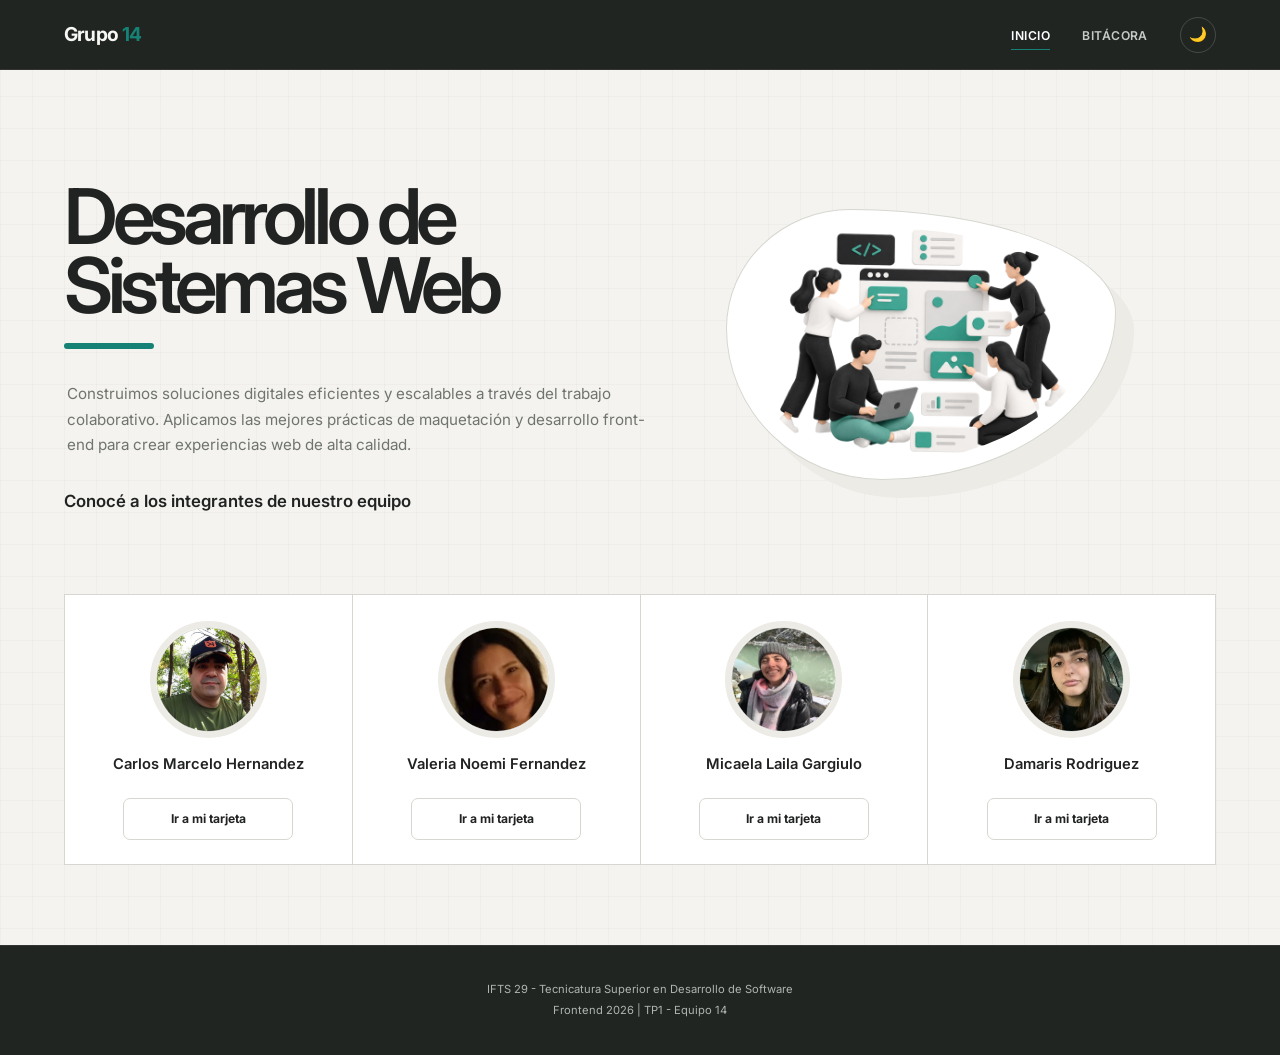
<file: index.html>
<!doctype html>
<html lang="es">
  <head>
    <meta charset="UTF-8" />
    <meta name="viewport" content="width=device-width, initial-scale=1.0" />
    <title>Equipo Dev - Proyecto Web</title>
    <link rel="stylesheet" href="css/styles.css" />
    <link
      href="https://fonts.googleapis.com/css2?family=Inter:wght@300;400;600&display=swap"
      rel="stylesheet"
    />
  </head>
  <body>
    <header>
      <nav class="navbar">
        <a href="index.html" class="logo">
          Grupo<span class="logo-accent">14</span>
        </a>
        <ul class="nav-links">
          <li><a href="index.html" class="active">Inicio</a></li>
          <li><a href="bitacora.html">Bitácora</a></li>
          <!-- Botón de Modo Oscuro -->
          <li>
            <button
              id="toggle-dark-mode"
              class="btn-dark-mode"
              title="Cambiar tema"
            >
              🌓
            </button>
          </li>
        </ul>
      </nav>
    </header>

    <main class="container">
      <!-- Nueva sección Hero a dos columnas -->
      <section class="hero">
        <div class="hero-content">
          <h1 id="titulo-portada">Desarrollo de Sistemas Web</h1>
          <p>
            Construimos soluciones digitales eficientes y escalables a través
            del trabajo colaborativo. Aplicamos las mejores prácticas de
            maquetación y desarrollo front-end para crear experiencias web de
            alta calidad.
          </p>

          <p class="hero-subtitle">
            Conocé a los integrantes de nuestro equipo
          </p>
        </div>
        <div class="hero-image">
          <!-- Imagen Home-->
          <img
            src="./img/hero-imagen.png"
            alt="Ilustración de Desarrollo Web"
          />
        </div>
      </section>

      <!-- Grilla de tarjetas  -->
      <section class="team-grid">
        <div class="team-card">
          <img
            src="./img/marcelo/marcelo.jpg"
            alt="Carlos"
            class="mini-avatar"
          />
          <h3>Carlos Marcelo Hernandez</h3>
          <a href="carlos.html" class="btn-secondary">Ir a mi tarjeta</a>
        </div>

       <div class="team-card">
          <img src="./img/valeria/Valerita.jpg" alt="Valeria" class="mini-avatar" />
          <h3>Valeria Noemi Fernandez</h3>
          <a href="valeria.html" class="btn-secondary">Ir a mi tarjeta</a>
        </div>

        <div class="team-card">
          <img src="./img/micaela/foto-micaela.jpg" alt="Micaela" class="mini-avatar" />
          <h3>Micaela Laila Gargiulo</h3>
          <a href="micaela.html" class="btn-secondary">Ir a mi tarjeta</a>
        </div>

        <div class="team-card">
          <img src="./img/damaris/damaris-foto.jpg" alt="Damaris" class="mini-avatar" />
          <h3>Damaris Rodriguez</h3>
          <a href="damaris.html" class="btn-secondary">Ir a mi tarjeta</a>
        </div>
      </section>
    </main>

    <footer class="footer">
      <p>IFTS 29 - Tecnicatura Superior en Desarrollo de Software</p>
      <p>Frontend 2026 | TP1 - Equipo 14</p>
    </footer>
    <script src="js/main.js"></script>
  </body>
</html>
</file>
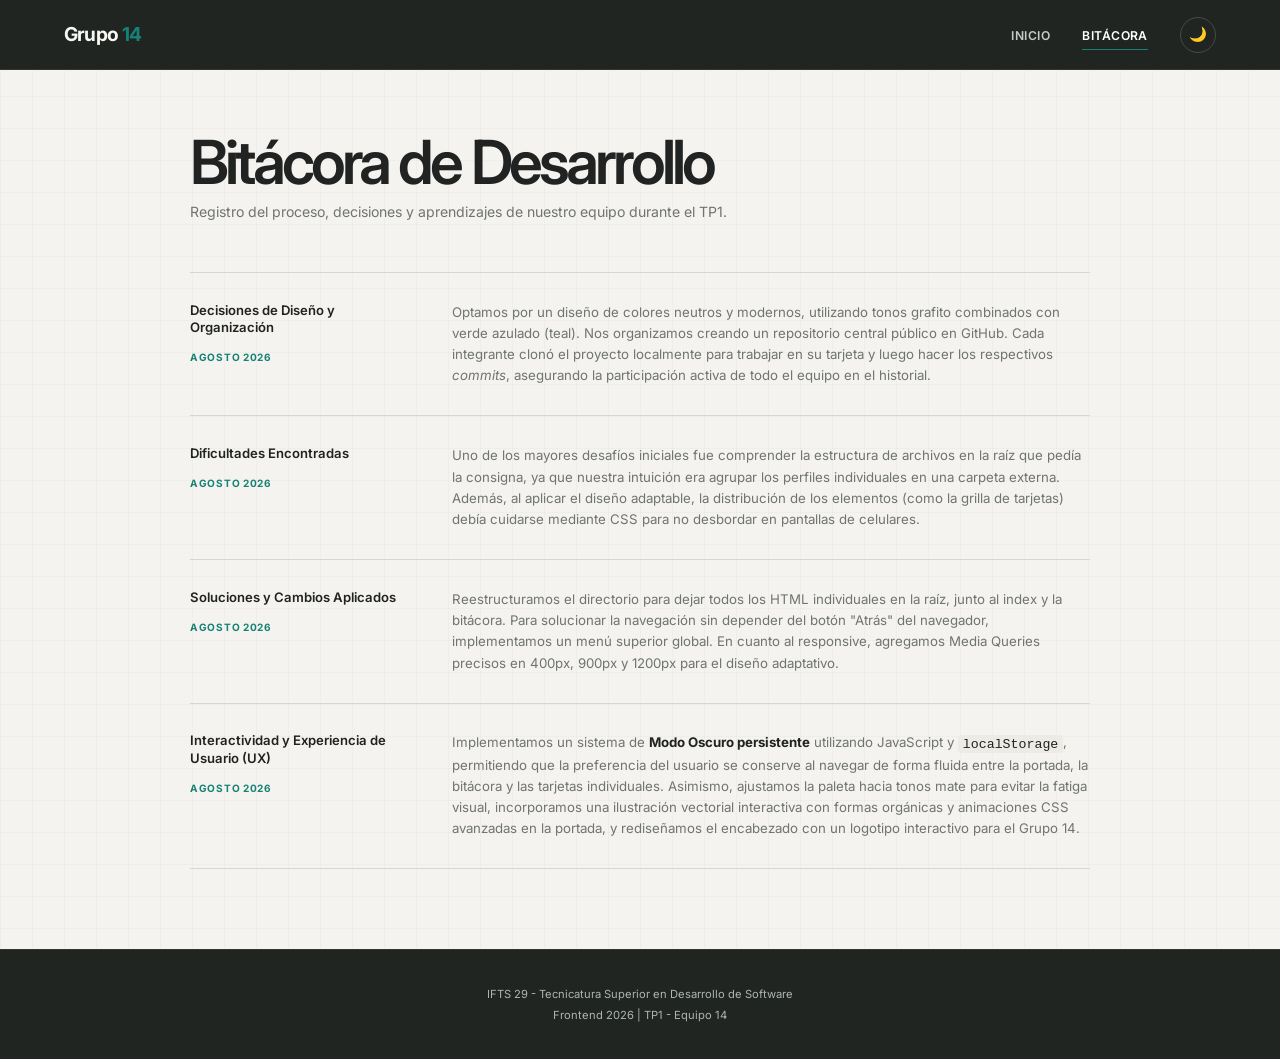
<file: bitacora.html>
<!doctype html>
<html lang="es">
  <head>
    <meta charset="UTF-8" />
    <meta name="viewport" content="width=device-width, initial-scale=1.0" />
    <title>Bitácora - Grupo 14</title>
    <link rel="stylesheet" href="css/styles.css" />
    <link
      href="https://fonts.googleapis.com/css2?family=Inter:wght@300;400;600&display=swap"
      rel="stylesheet"
    />
  </head>
  <body>
    <header>
      <nav class="navbar">
        <a href="index.html" class="logo">
          Grupo<span class="logo-accent">14</span>
        </a>
        <ul class="nav-links">
          <li><a href="index.html">Inicio</a></li>
          <li><a href="bitacora.html" class="active">Bitácora</a></li>
          <!-- Botón de Modo Oscuro -->
          <li>
            <button
              id="toggle-dark-mode"
              class="btn-dark-mode"
              title="Cambiar tema"
            >
              🌙
            </button>
          </li>
        </ul>
      </nav>
    </header>

    <main class="container">
      <section class="bitacora-section">
        <h1 class="page-title">Bitácora de Desarrollo</h1>
        <p class="page-subtitle">
          Registro del proceso, decisiones y aprendizajes de nuestro equipo
          durante el TP1.
        </p>

        <div class="bitacora-entry">
          <div class="entry-header">
            <h3>Decisiones de Diseño y Organización</h3>
            <span class="entry-date">Agosto 2026</span>
          </div>
          <p>
            Optamos por un diseño de colores neutros y modernos, utilizando
            tonos grafito combinados con verde azulado (teal). Nos organizamos
            creando un repositorio central público en GitHub. Cada integrante
            clonó el proyecto localmente para trabajar en su tarjeta y luego
            hacer los respectivos <em>commits</em>, asegurando la participación
            activa de todo el equipo en el historial.
          </p>
        </div>

        <div class="bitacora-entry">
          <div class="entry-header">
            <h3>Dificultades Encontradas</h3>
            <span class="entry-date">Agosto 2026</span>
          </div>
          <p>
            Uno de los mayores desafíos iniciales fue comprender la estructura
            de archivos en la raíz que pedía la consigna, ya que nuestra
            intuición era agrupar los perfiles individuales en una carpeta
            externa. Además, al aplicar el diseño adaptable, la distribución de
            los elementos (como la grilla de tarjetas) debía cuidarse mediante
            CSS para no desbordar en pantallas de celulares.
          </p>
        </div>

        <div class="bitacora-entry">
          <div class="entry-header">
            <h3>Soluciones y Cambios Aplicados</h3>
            <span class="entry-date">Agosto 2026</span>
          </div>
          <p>
            Reestructuramos el directorio para dejar todos los HTML individuales
            en la raíz, junto al index y la bitácora. Para solucionar la
            navegación sin depender del botón "Atrás" del navegador,
            implementamos un menú superior global. En cuanto al responsive,
            agregamos Media Queries precisos en 400px, 900px y 1200px para el
            diseño adaptativo.
          </p>
        </div>

        <div class="bitacora-entry">
          <div class="entry-header">
            <h3>Interactividad y Experiencia de Usuario (UX)</h3>
            <span class="entry-date">Agosto 2026</span>
          </div>
          <p>
            Implementamos un sistema de
            <strong>Modo Oscuro persistente</strong> utilizando JavaScript y
            <code>localStorage</code>, permitiendo que la preferencia del
            usuario se conserve al navegar de forma fluida entre la portada, la
            bitácora y las tarjetas individuales. Asimismo, ajustamos la paleta
            hacia tonos mate para evitar la fatiga visual, incorporamos una
            ilustración vectorial interactiva con formas orgánicas y animaciones
            CSS avanzadas en la portada, y rediseñamos el encabezado con un
            logotipo interactivo para el Grupo 14.
          </p>
        </div>
      </section>
    </main>

    <footer class="footer">
      <p>IFTS 29 - Tecnicatura Superior en Desarrollo de Software</p>
      <p>Frontend 2026 | TP1 - Equipo 14</p>
    </footer>

    <!-- Enlace al JS para que funcione la memoria del Modo Oscuro -->
    <script src="js/main.js"></script>
  </body>
</html>
</file>
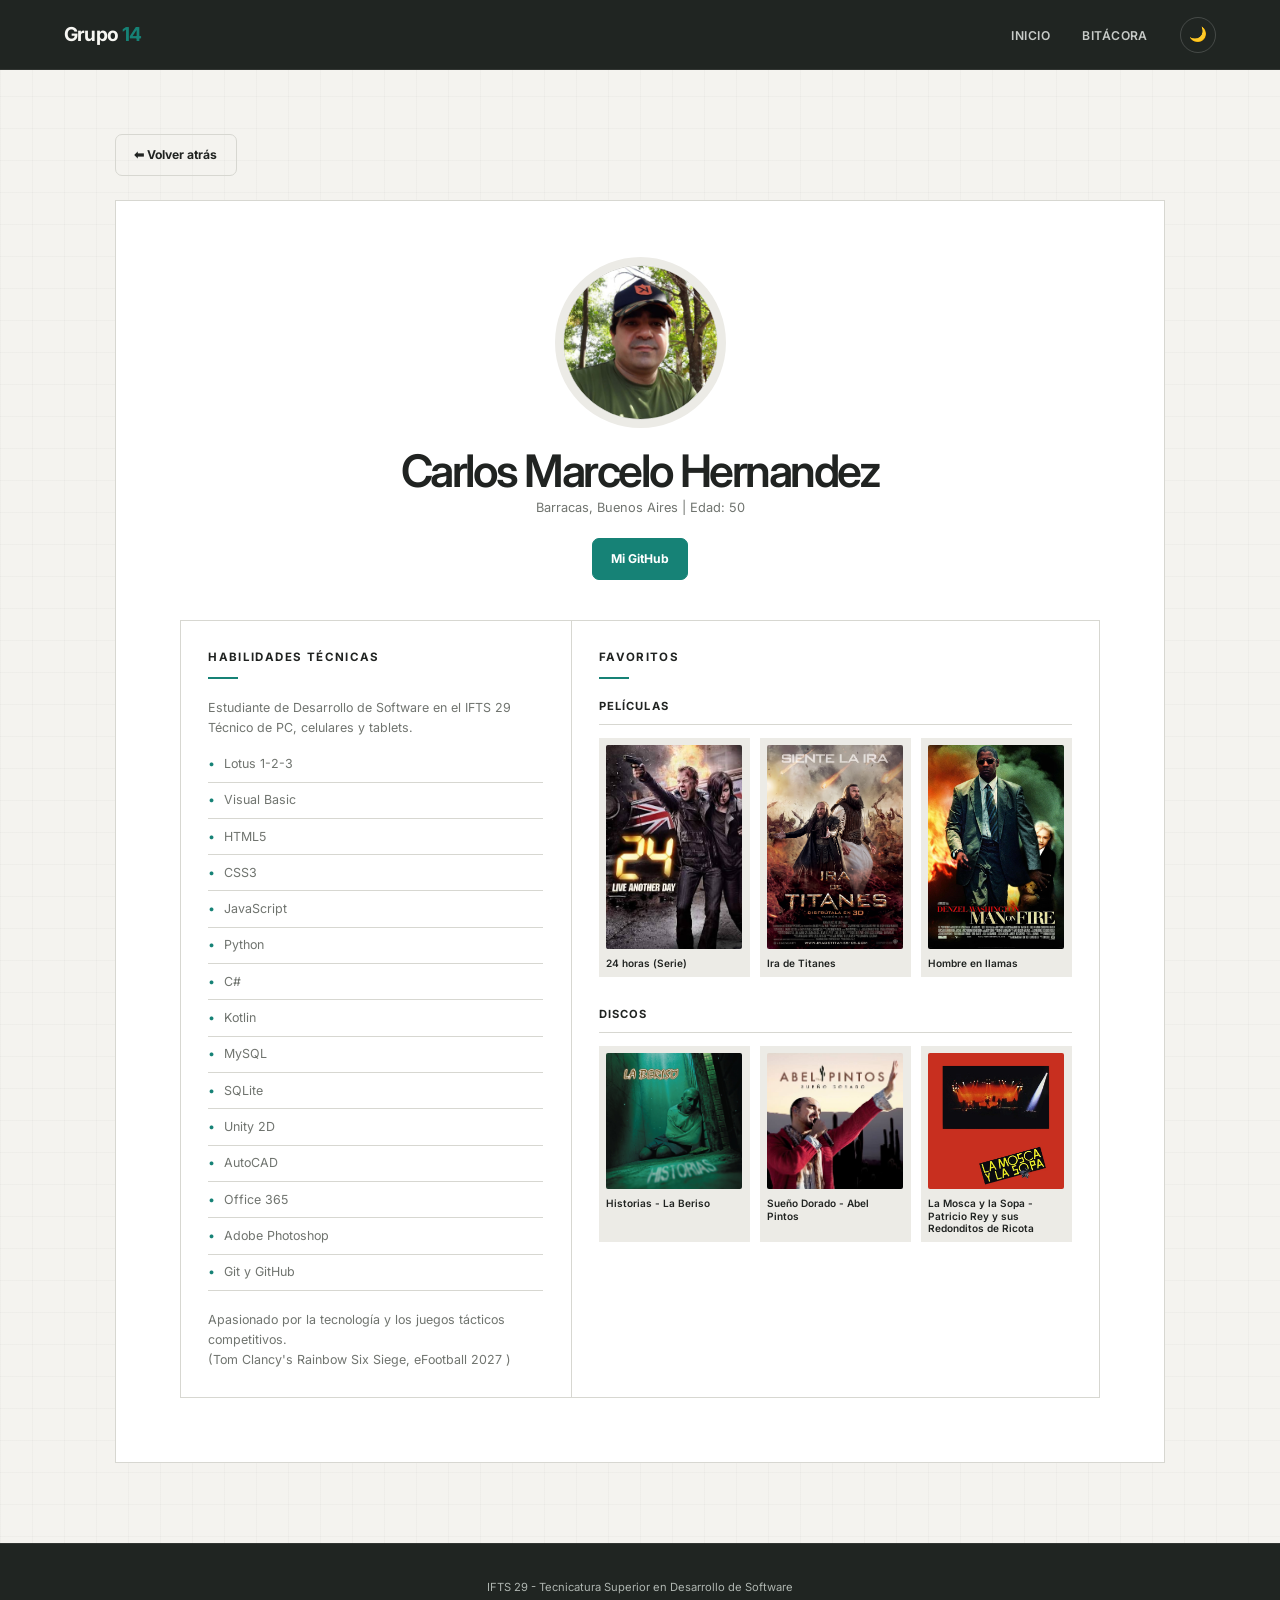
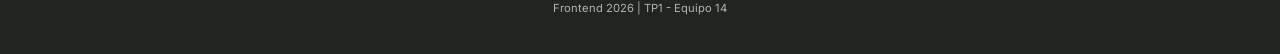
<file: carlos.html>
<!doctype html>
<html lang="es">
  <head>
    <meta charset="UTF-8" />
    <meta name="viewport" content="width=device-width, initial-scale=1.0" />
    <title>Perfil - Carlos Marcelo Hernandez</title>
    <link rel="stylesheet" href="css/styles.css" />
    <link
      href="https://fonts.googleapis.com/css2?family=Inter:wght@300;400;600&display=swap"
      rel="stylesheet"
    />
  </head>
  <body>
    <!-- Menú de navegación idéntico  -->
    <header>
      <nav class="navbar">
        <a href="index.html" class="logo">
          Grupo<span class="logo-accent">14</span>
        </a>
        <ul class="nav-links">
          <li><a href="index.html">Inicio</a></li>
          <li><a href="bitacora.html">Bitácora</a></li>
          <!-- Botón de Modo Oscuro -->
          <li>
            <button
              id="toggle-dark-mode"
              class="btn-dark-mode"
              title="Cambiar tema"
            >
              🌙
            </button>
          </li>
        </ul>
      </nav>
    </header>

    <main class="container profile-container">
      <!-- Botón interno  -->
      <a
        href="index.html"
        class="btn-secondary"
        style="display: inline-block; margin-bottom: 1.5rem"
        >⬅ Volver atrás</a
      >

      <div class="profile-card">
        <!-- Mi Foto principal  -->
        <img
          src="./img/marcelo/marcelo.jpg"
          alt="Avatar de Carlos"
          class="avatar"
          id="avatar-carlos"
        />
        <h2>Carlos Marcelo Hernandez</h2>
        <p class="location">Barracas, Buenos Aires | Edad: 50</p>
        <a
          href="https://github.com/cmarceloh"
          class="btn-primary btn-github"
          target="_blank"
          >Mi GitHub</a
        >

        <div class="profile-details">
          <div class="skills box-section">
            <h3>Habilidades Técnicas</h3>
            <p>Estudiante de Desarrollo de Software en el IFTS 29</p>
            <p>Técnico de PC, celulares y tablets.</p>

            <ul>
              <li>Lotus 1-2-3</li>
              <li>Visual Basic</li>
              <li>HTML5</li>
              <li>CSS3</li>
              <li>JavaScript</li>
              <li>Python</li>
              <li>C#</li>
              <li>Kotlin</li>
              <li>MySQL</li>
              <li>SQLite</li>
              <li>Unity 2D</li>
              <li>AutoCAD</li>
              <li>Office 365</li>
              <li>Adobe Photoshop</li>
              <li>Git y GitHub</li>
            </ul>

            <p>
              Apasionado por la tecnología y los juegos tácticos competitivos.
            </p>
            <p>(Tom Clancy's Rainbow Six Siege, eFootball 2027 )</p>
          </div>

          <div class="favorites box-section">
            <h3>Favoritos</h3>

            <!-- Sección de Películas -->
            <div class="media-category">
              <h4>Películas</h4>
              <div class="media-grid peliculas">
                <div class="media-item">
                  <img src="./img/marcelo/marcelo-peli1.jpg" alt="Película 1" />
                  <span>24 horas (Serie)</span>
                </div>
                <div class="media-item">
                  <img src="./img/marcelo/marcelo-peli2.jpg" alt="Película 2" />
                  <span>Ira de Titanes</span>
                </div>
                <div class="media-item">
                  <img src="./img/marcelo/marcelo-peli3.jpg" alt="Película 3" />
                  <span>Hombre en llamas</span>
                </div>
              </div>
            </div>

            <!-- Sección de Discos -->
            <div class="media-category">
              <h4>Discos</h4>
              <div class="media-grid discos">
                <div class="media-item">
                  <img src="./img/marcelo/marcelo-disco1.jpg" alt="Disco 1" />
                  <span>Historias - La Beriso</span>
                </div>
                <div class="media-item">
                  <img src="./img/marcelo/marcelo-disco2.jpg" alt="Disco 2" />
                  <span>Sueño Dorado - Abel Pintos</span>
                </div>
                <div class="media-item">
                  <img src="./img/marcelo/marcelo-disco3.jpg" alt="Disco 3" />
                  <span
                    >La Mosca y la Sopa - Patricio Rey y sus Redonditos de
                    Ricota</span
                  >
                </div>
              </div>
            </div>
          </div>
        </div>
      </div>
    </main>

    <!-- Footer  -->
    <footer class="footer">
      <p>IFTS 29 - Tecnicatura Superior en Desarrollo de Software</p>
      <p>Frontend 2026 | TP1 - Equipo 14</p>
    </footer>

    <script src="js/main.js"></script>
  </body>
</html>
</file>
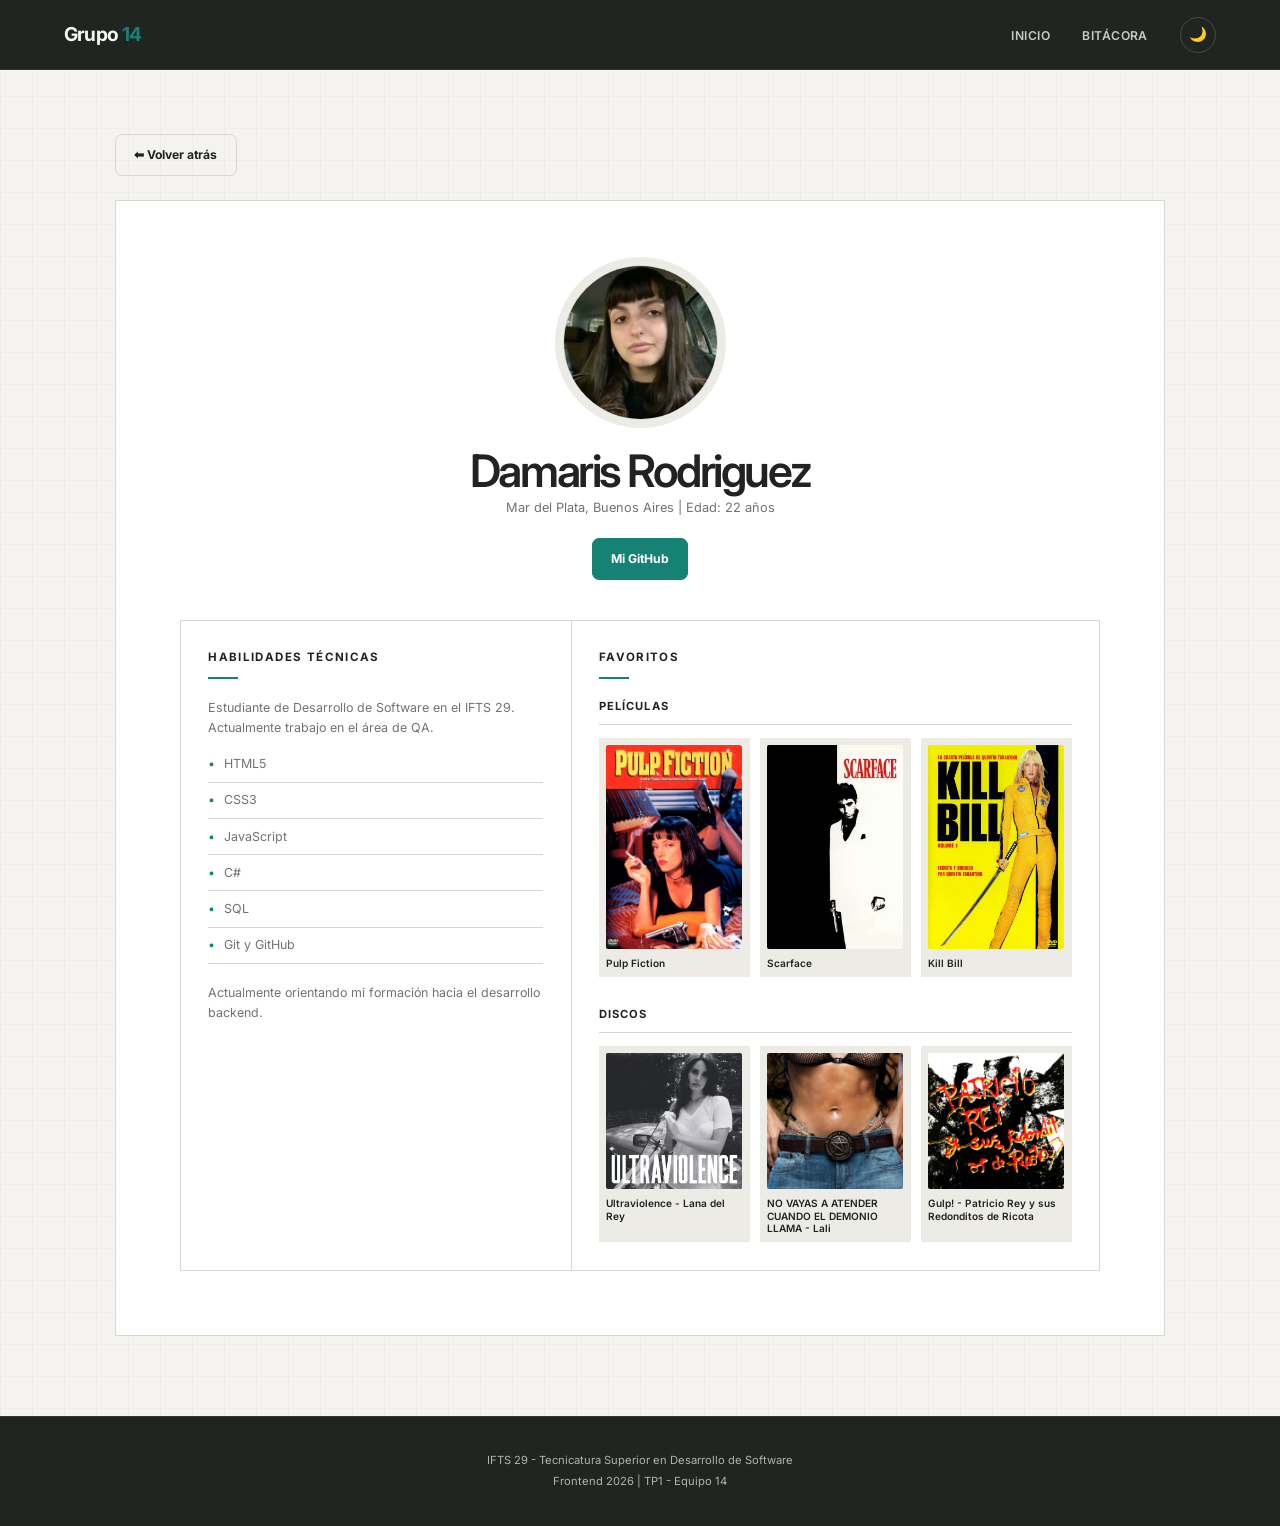
<file: damaris.html>
<!doctype html>
<html lang="es">
  <head>
    <meta charset="UTF-8" />
    <meta name="viewport" content="width=device-width, initial-scale=1.0" />
    <title>Perfil - Damaris Rodriguez</title>
    <link rel="stylesheet" href="css/styles.css" />
    <link
      href="https://fonts.googleapis.com/css2?family=Inter:wght@300;400;600&display=swap"
      rel="stylesheet"
    />
  </head>
  <body>
    <!-- Menú de navegación idéntico -->
    <header>
      <nav class="navbar">
        <a href="index.html" class="logo">
          Grupo<span class="logo-accent">14</span>
        </a>
        <ul class="nav-links">
          <li><a href="index.html">Inicio</a></li>
          <li><a href="bitacora.html">Bitácora</a></li>
          <li>
            <button
              id="toggle-dark-mode"
              class="btn-dark-mode"
              title="Cambiar tema"
            >
              🌙
            </button>
          </li>
        </ul>
      </nav>
    </header>

    <main class="container profile-container">
      <a
        href="index.html"
        class="btn-secondary"
        style="display: inline-block; margin-bottom: 1.5rem"
        >⬅ Volver atrás</a
      >

      <div class="profile-card">
        <img
          src="./img/damaris/damaris-foto.jpg"
          alt="Avatar de Damaris"
          class="avatar"
          id="avatar-damaris"
        />
        <h2>Damaris Rodriguez</h2>
        <p class="location">Mar del Plata, Buenos Aires | Edad: 22 años</p>
        <a
          href="https://github.com/damrodriguezz"
          class="btn-primary btn-github"
          target="_blank"
          >Mi GitHub</a
        >

        <div class="profile-details">
          <div class="skills box-section">
            <h3>Habilidades Técnicas</h3>
            <p>Estudiante de Desarrollo de Software en el IFTS 29.</p>
            <p>Actualmente trabajo en el área de QA.</p>
            <ul>
              <li>HTML5</li>
              <li>CSS3</li>
              <li>JavaScript</li>
              <li>C#</li>
              <li>SQL</li>
              <li>Git y GitHub</li>
            </ul>
            <p>
              Actualmente orientando mi formación hacia el desarrollo backend.
            </p>
          </div>

          <div class="favorites box-section">
            <h3>Favoritos</h3>

            <!-- Películas -->
            <div class="media-category">
              <h4>Películas</h4>
              <div class="media-grid peliculas">
                <div class="media-item">
                  <img src="./img/damaris/damaris-pelicula1.jpg" alt="Película 1" />
                  <span>Pulp Fiction</span>
                </div>
                <div class="media-item">
                  <img src="./img/damaris/damaris-pelicula2.jpg" alt="Película 2" />
                  <span>Scarface</span>
                </div>
                <div class="media-item">
                  <img src="./img/damaris/damaris-pelicula3.jpg" alt="Película 3" />
                  <span>Kill Bill</span>
                </div>
              </div>
            </div>

            <!-- Discos -->
            <div class="media-category">
              <h4>Discos</h4>
              <div class="media-grid discos">
                <div class="media-item">
                  <img src="./img/damaris/damaris-disco1.jpg" alt="Disco 1" />
                  <span>Ultraviolence - Lana del Rey</span>
                </div>
                <div class="media-item">
                  <img src="./img/damaris/damaris-disco2.jpg" alt="Disco 2" />
                  <span>NO VAYAS A ATENDER CUANDO EL DEMONIO LLAMA - Lali</span>
                </div>
                <div class="media-item">
                  <img src="./img/damaris/damaris-disco3.jpg" alt="Disco 3" />
                  <span>Gulp! - Patricio Rey y sus Redonditos de Ricota</span>
                </div>
              </div>
            </div>
          </div>
        </div>
      </div>
    </main>

    <footer class="footer">
      <p>IFTS 29 - Tecnicatura Superior en Desarrollo de Software</p>
      <p>Frontend 2026 | TP1 - Equipo 14</p>
    </footer>

    <script src="js/main.js"></script>
  </body>
</html>
</file>
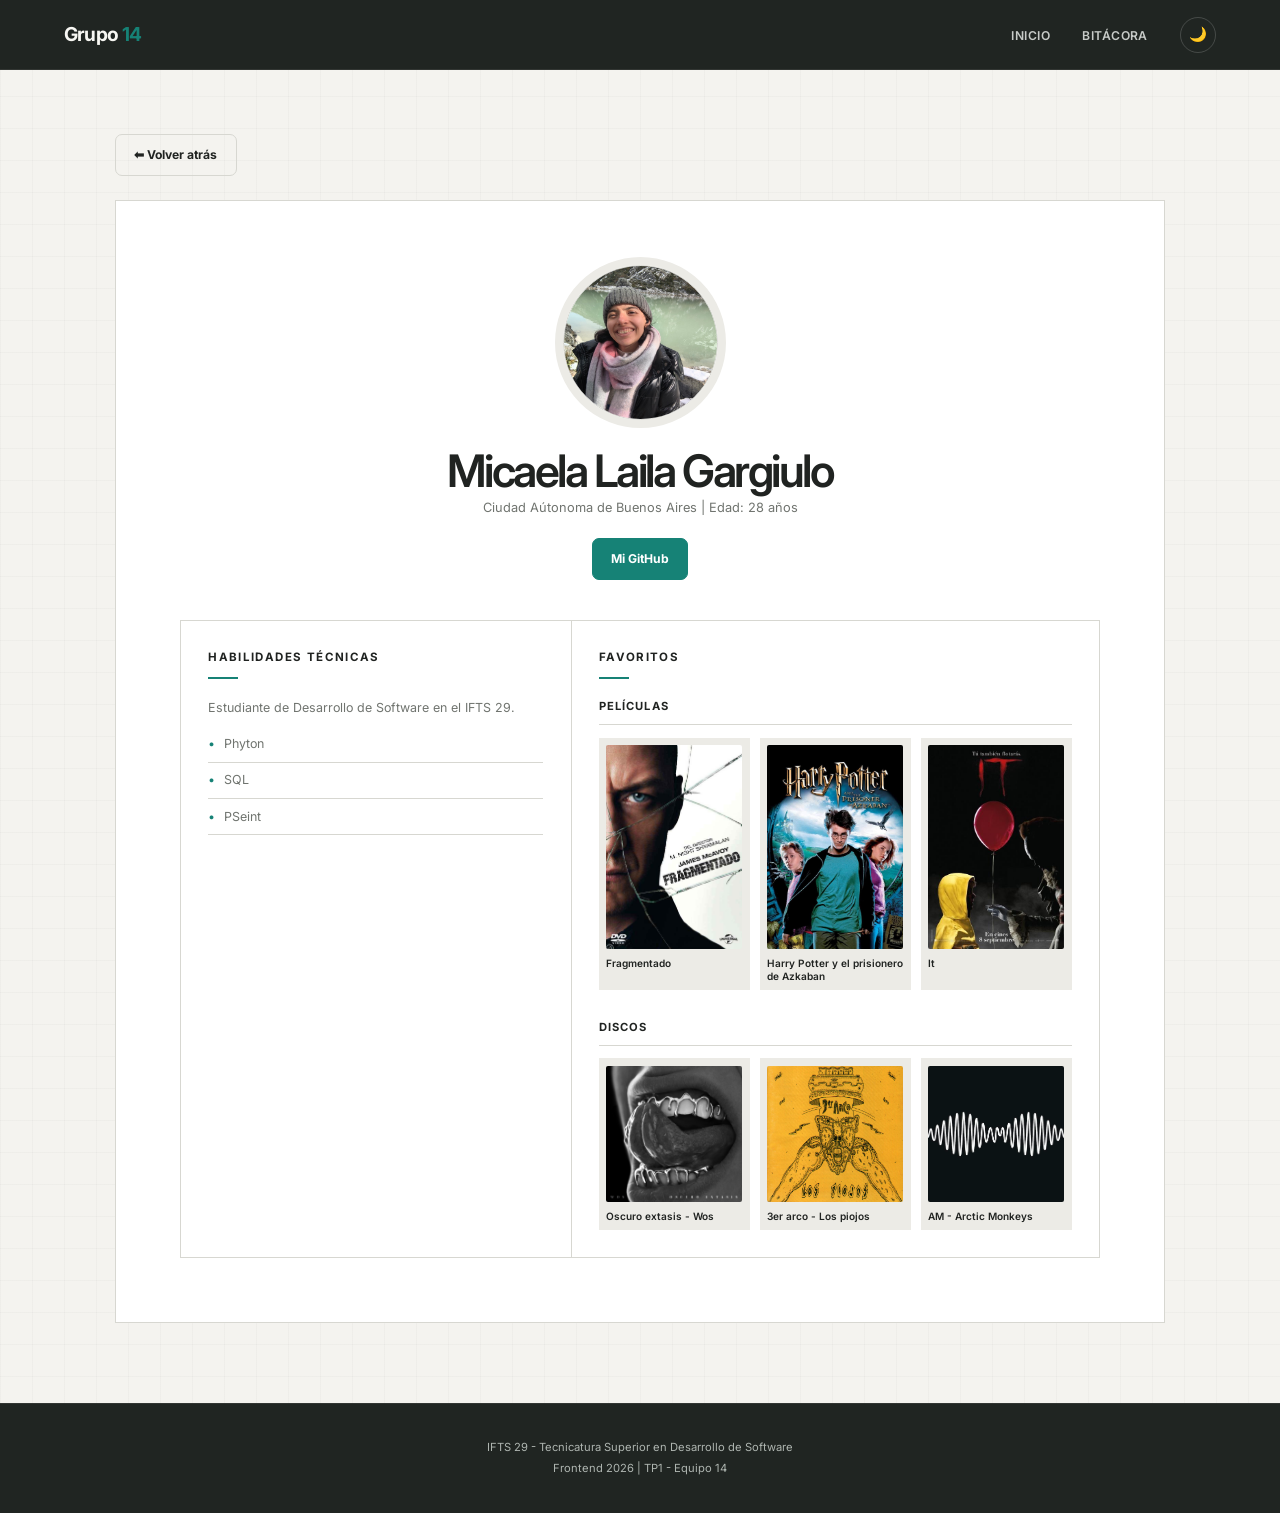
<file: micaela.html>
<!doctype html>
<html lang="es">
  <head>
    <meta charset="UTF-8" />
    <meta name="viewport" content="width=device-width, initial-scale=1.0" />
    <title>Perfil - Micaela Laila Gargiulo</title>
    <link rel="stylesheet" href="css/styles.css" />
    <link
      href="https://fonts.googleapis.com/css2?family=Inter:wght@300;400;600&display=swap"
      rel="stylesheet"
    />
  </head>
  <body>
    <!-- Menú de navegación idéntico -->
    <header>
      <nav class="navbar">
        <a href="index.html" class="logo">
          Grupo<span class="logo-accent">14</span>
        </a>
        <ul class="nav-links">
          <li><a href="index.html">Inicio</a></li>
          <li><a href="bitacora.html">Bitácora</a></li>
          <li>
            <button
              id="toggle-dark-mode"
              class="btn-dark-mode"
              title="Cambiar tema"
            >
              🌙
            </button>
          </li>
        </ul>
      </nav>
    </header>

    <main class="container profile-container">
      <a
        href="index.html"
        class="btn-secondary"
        style="display: inline-block; margin-bottom: 1.5rem"
        >⬅ Volver atrás</a
      >

      <div class="profile-card">
        <img
          src="./img/micaela/foto-micaela.jpg"
          alt="Avatar de Micaela"
          class="avatar"
          id="avatar-micaela"
        />
        <h2>Micaela Laila Gargiulo</h2>
        <p class="location">Ciudad Aútonoma de Buenos Aires | Edad: 28 años</p>
        <a
          href="https://github.com/MicaelaGargiulo"
          class="btn-primary btn-github"
          target="_blank"
          >Mi GitHub</a
        >

        <div class="profile-details">
          <div class="skills box-section">
            <h3>Habilidades Técnicas</h3>
            <p>Estudiante de Desarrollo de Software en el IFTS 29.</p>
            <ul>
              <li>Phyton</li>
              <li>SQL</li>
              <li>PSeint</li>
            </ul>
          </div>

          <div class="favorites box-section">
            <h3>Favoritos</h3>

            <!-- Películas -->
            <div class="media-category">
              <h4>Películas</h4>
              <div class="media-grid peliculas">
                <div class="media-item">
                  <img src="./img/micaela/pelicula-micaela1.jpg" alt="Película 1" />
                  <span>Fragmentado</span>
                </div>
                <div class="media-item">
                  <img src="./img/micaela/pelicula-micaela2.jpg" alt="Película 2" />
                  <span>Harry Potter y el prisionero de Azkaban</span>
                </div>
                <div class="media-item">
                  <img src="./img/micaela/pelicula-micaela3.jpg" alt="Película 3" />
                  <span>It</span>
                </div>
              </div>
            </div>

            <!-- Discos -->
            <div class="media-category">
              <h4>Discos</h4>
              <div class="media-grid discos">
                <div class="media-item">
                  <img src="./img/micaela/disco-micaela1.jpg" alt="Disco 1" />
                  <span>Oscuro extasis - Wos
                </div>
                <div class="media-item">
                  <img src="./img/micaela/disco-micaela2.jpg" alt="Disco 2" />
                  <span>3er arco - Los piojos</span>
                </div>
                <div class="media-item">
                  <img src="./img/micaela/disco-micaela3.jpg" alt="Disco 3" />
                  <span>AM - Arctic Monkeys</span>
                </div>
              </div>
            </div>
          </div>
        </div>
      </div>
    </main>

    <footer class="footer">
      <p>IFTS 29 - Tecnicatura Superior en Desarrollo de Software</p>
      <p>Frontend 2026 | TP1 - Equipo 14</p>
    </footer>

    <script src="js/main.js"></script>
  </body>
</html>
</file>
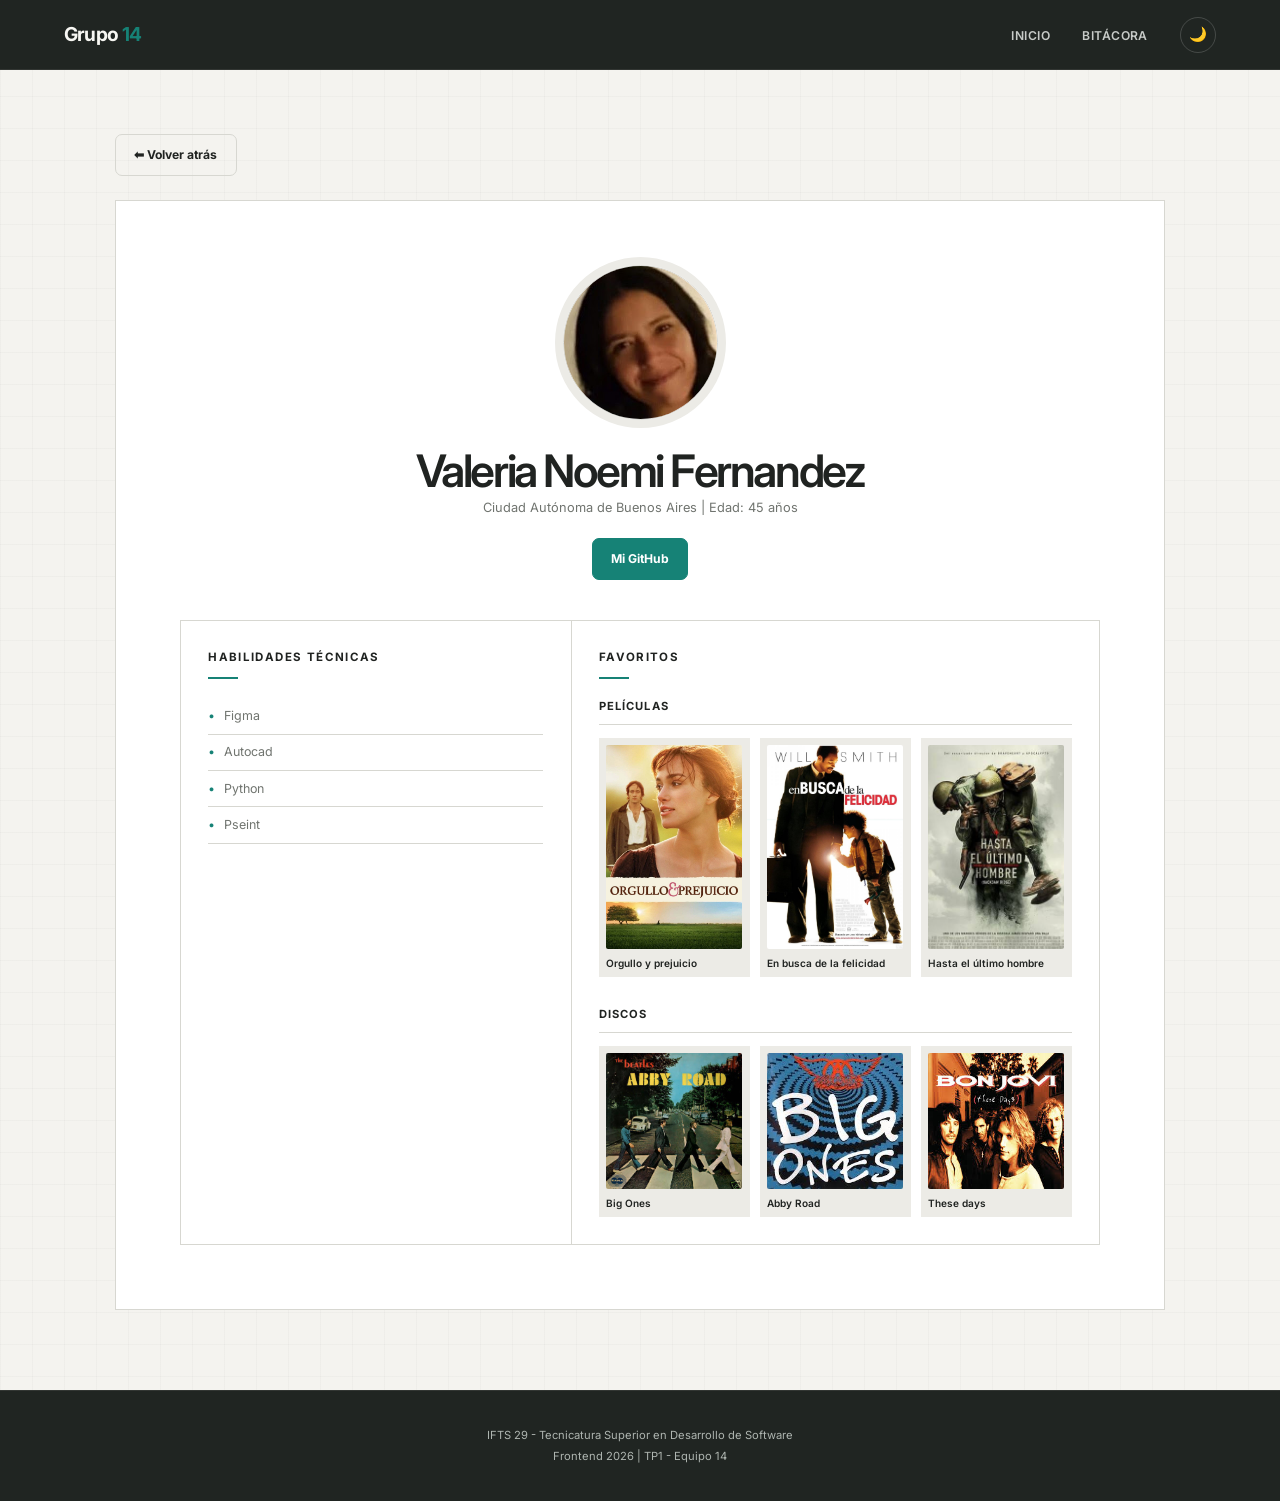
<file: valeria.html>
<!doctype html>
<html lang="es">
  <head>
    <meta charset="UTF-8" />
    <meta name="viewport" content="width=device-width, initial-scale=1.0" />
    <title>Perfil - Valeria Noemi Fernandez</title>
    <link rel="stylesheet" href="css/styles.css" />
    <link
      href="https://fonts.googleapis.com/css2?family=Inter:wght@300;400;600&display=swap"
      rel="stylesheet"
    />
  </head>
  <body>
    <!-- Menú de navegación idéntico -->
    <header>
      <nav class="navbar">
        <a href="index.html" class="logo">
          Grupo<span class="logo-accent">14</span>
        </a>
        <ul class="nav-links">
          <li><a href="index.html">Inicio</a></li>
          <li><a href="bitacora.html">Bitácora</a></li>
          <li>
            <button
              id="toggle-dark-mode"
              class="btn-dark-mode"
              title="Cambiar tema"
            >
              🌙
            </button>
          </li>
        </ul>
      </nav>
    </header>

    <main class="container profile-container">
      <a
        href="index.html"
        class="btn-secondary"
        style="display: inline-block; margin-bottom: 1.5rem"
        >⬅ Volver atrás</a
      >

      <div class="profile-card">
        <img
          src="./img/valeria/Valerita.jpg"
          alt="Avatar de Valeria"
          class="avatar"
          id="avatar-valeria"
        />
        <h2>Valeria Noemi Fernandez</h2>
        <p class="location">Ciudad Autónoma de Buenos Aires | Edad: 45 años</p>
        <a
          href="https://github.com/Valuchi81"
          class="btn-primary btn-github"
          target="_blank"
          >Mi GitHub</a
        >

        <div class="profile-details">
          <div class="skills box-section">
            <h3>Habilidades Técnicas</h3>
            <ul>
              <li>Figma</li>
              <li>Autocad</li>
              <li>Python</li>
              <li>Pseint</li>
            </ul>
          </div>

          <div class="favorites box-section">
            <h3>Favoritos</h3>

            <!-- Películas -->
            <div class="media-category">
              <h4>Películas</h4>
              <div class="media-grid peliculas">
                <div class="media-item">
                  <img src="./img/valeria/valeria-peli1.webp" alt="Película 1" />
                  <span>Orgullo y prejuicio </span>
                </div>
                <div class="media-item">
                  <img src="./img/valeria/valeria-peli2.jpg" alt="Película 2" />
                  <span>En busca de la felicidad</span>
                </div>
                <div class="media-item">
                  <img src="./img/valeria/valeria-peli3.jpg" alt="Película 3" />
                  <span>Hasta el último hombre</span>
                </div>
              </div>
            </div>

            <!-- Discos -->
            <div class="media-category">
              <h4>Discos</h4>
              <div class="media-grid discos">
                <div class="media-item">
                  <img src="./img/valeria/valeria-disco1.jpg" alt="Disco 1" />
                  <span>Big Ones</span>
                </div>
                <div class="media-item">
                  <img src="./img/valeria/valeria-disco2.jpg" alt="Disco 2" />
                  <span>Abby Road</span>
                </div>
                <div class="media-item">
                  <img src="./img/valeria/valeria-disco3.jpg" alt="Disco 3" />
                  <span>These days</span>
                </div>
              </div>
            </div>
          </div>
        </div>
      </div>
    </main>

    <footer class="footer">
      <p>IFTS 29 - Tecnicatura Superior en Desarrollo de Software</p>
      <p>Frontend 2026 | TP1 - Equipo 14</p>
    </footer>

    <script src="js/main.js"></script>
  </body>
</html>
</file>
<file: css/styles.css>
:root {
  --bg: #f4f3ef;
  --surface: #ffffff;
  --surface-2: #ecebe6;
  --text: #202321;
  --muted: #70746f;
  --line: #d7d7d1;
  --accent: #168276;
  --accent-dark: #0e665d;
  --nav: #202522;
  --nav-text: #f7f7f3;
}

body.dark-mode {
  --bg: #111513;
  --surface: #191d1b;
  --surface-2: #222824;
  --text: #f0f0ea;
  --muted: #a5aaa6;
  --line: #363c38;
  --accent: #43b8aa;
  --accent-dark: #31968b;
  --nav: #0b0e0d;
  --nav-text: #f4f4ef;
  background-image:
    linear-gradient(rgba(240, 240, 234, .025) 1px, transparent 1px),
    linear-gradient(90deg, rgba(240, 240, 234, .025) 1px, transparent 1px);
  background-size: 32px 32px;
}

* {
  margin: 0;
  padding: 0;
  box-sizing: border-box;
}

html {
  scroll-behavior: smooth;
}

body {
  min-height: 100vh;
  display: flex;
  flex-direction: column;
  background: var(--bg);
  color: var(--text);
  background-image:
    linear-gradient(rgba(32, 35, 33, .025) 1px, transparent 1px),
    linear-gradient(90deg, rgba(32, 35, 33, .025) 1px, transparent 1px);
  background-size: 32px 32px;
  font-family: "Inter", sans-serif;
  line-height: 1.6;
  transition: background-color .3s ease, color .3s ease;
}

main {
  flex: 1;
}

.container {
  width: min(90%, 1180px);
  margin: 0 auto;
  padding: 4rem 0 5rem;
}

/* // NAVBAR */

.navbar {
  min-height: 70px;
  padding: 0 max(5%, calc((100vw - 1180px) / 2));
  display: flex;
  align-items: center;
  justify-content: space-between;
  background: var(--nav);
  border-bottom: 1px solid rgba(255,255,255,.08);
}

.navbar .logo {
  display: flex;
  align-items: center;
  color: var(--nav-text);
  text-decoration: none;
  font-size: 1.2rem;
  font-weight: 700;
  letter-spacing: -.04em;
  transition: color .25s ease, transform .25s ease;
}

.navbar .logo:hover {
  transform: translateY(-1px);
}

.logo-accent {
  color: var(--accent);
  margin-left: 4px;
}

.nav-links {
  display: flex;
  align-items: center;
  gap: 2rem;
  list-style: none;
}

.nav-links a {
  position: relative;
  color: #c7cbc8;
  text-decoration: none;
  font-size: .76rem;
  font-weight: 600;
  letter-spacing: .04em;
  text-transform: uppercase;
  transition: color .25s ease;
}

.nav-links a::after {
  content: "";
  position: absolute;
  left: 0;
  bottom: -7px;
  width: 100%;
  height: 1px;
  background: var(--accent);
  transform: scaleX(0);
  transform-origin: right;
  transition: transform .25s ease;
}

.nav-links a:hover,
.nav-links a.active {
  color: white;
}

.nav-links a:hover::after,
.nav-links a.active::after {
  transform: scaleX(1);
  transform-origin: left;
}

.btn-dark-mode {
  width: 36px;
  height: 36px;
  display: grid;
  place-items: center;
  border: 1px solid rgba(255,255,255,.17);
  border-radius: 50%;
  background: transparent;
  color: white;
  cursor: pointer;
  font-size: .9rem;
  transition: background .25s ease, transform .25s ease;
}

.btn-dark-mode:hover {
  background: rgba(255,255,255,.08);
  transform: rotate(12deg);
}

/* // BOTONES */

.btn-primary,
.btn-secondary {
  display: inline-flex;
  align-items: center;
  justify-content: center;
  min-height: 42px;
  padding: .65rem 1.15rem;
  border-radius: 7px;
  font-size: .76rem;
  font-weight: 700;
  text-decoration: none;
  cursor: pointer;
  transition: transform .25s ease, background .25s ease,
              color .25s ease, border-color .25s ease;
}

.btn-primary {
  border: 1px solid var(--accent);
  background: var(--accent);
  color: white;
}

.btn-primary:hover {
  background: var(--accent-dark);
  border-color: var(--accent-dark);
  transform: translateY(-2px);
}

.btn-secondary {
  border: 1px solid var(--line);
  background: transparent;
  color: var(--text);
}

.btn-secondary:hover {
  border-color: var(--accent);
  color: var(--accent);
  transform: translateY(-2px);
}

/* // PORTADA */

.hero {
  min-height: 460px;
  display: grid;
  grid-template-columns: 1.1fr .9fr;
  align-items: center;
  gap: 4rem;
  padding: 2rem 0 4rem;
}

.hero-content {
  max-width: 650px;
}

.hero-content h1 {
  position: relative;
  margin-bottom: 1.3rem;
  color: var(--text);
  font-size: clamp(2.8rem, 6vw, 5.5rem);
  font-weight: 600;
  line-height: .9;
  letter-spacing: -.07em;
}

/* Detalle gráfico debajo del título */
.hero-content h1::after {
  content: "";
  display: block;
  width: 90px;
  height: 6px;
  margin-top: 1.4rem;
  background: var(--accent);
  border-radius: 999px;
}

.hero-content > p:not(.hero-subtitle) {
  max-width: 580px;
  margin-top: 2rem;
  margin-left: 3px;
  color: var(--muted);
  font-size: .95rem;
  line-height: 1.7;
}

.hero-subtitle {
  margin-top: 2rem;
  color: var(--text);
  font-size: 1.05rem;
  font-weight: 600;
  line-height: 1.4;
}

.hero-image img {
  width: min(100%, 390px);
  padding: 1rem;
  background: var(--surface);
  border: 1px solid var(--line);
  border-radius: 32% 68% 60% 40% / 44% 38% 62% 56%;
  box-shadow: 18px 18px 0 var(--surface-2);
}

.hero-image img:hover {
  animation: giro 0.8s ease-in-out;
}

@keyframes giro {
  from {
    transform: rotate(0deg);
  }

  to {
    transform: rotate(360deg);
  }
}

/* // EQUIPO */

.team-grid {
  display: grid;
  grid-template-columns: repeat(4, 1fr);
  border-top: 1px solid var(--line);
  border-left: 1px solid var(--line);
}

.team-card {
  min-height: 270px;
  padding: 2rem 1.3rem 1.5rem;
  display: flex;
  flex-direction: column;
  align-items: center;
  justify-content: space-between;
  gap: 1rem;
  text-align: center;
  background: var(--surface);
  border-right: 1px solid var(--line);
  border-bottom: 1px solid var(--line);
  transition: background .25s ease, transform .25s ease;
}

.team-card:hover {
  background: var(--surface-2);
  transform: translateY(-3px);
}

.team-card h3 {
  max-width: 200px;
  color: var(--text);
  font-size: .92rem;
  font-weight: 600;
  line-height: 1.3;
}

.mini-avatar {
  width: 105px;
  height: 105px;
  object-fit: cover;
  border: 1px solid var(--line);
  border-radius: 50%;
  outline: 6px solid var(--surface-2);
  transition: transform .3s ease;
}

.team-card:hover .mini-avatar {
  transform: scale(1.05);
}

.team-card .btn-secondary {
  width: 100%;
  max-width: 170px;
}

/* // PERFIL */

.profile-container {
  max-width: 1050px;
}

.profile-container > .btn-secondary {
  margin-bottom: 1.5rem !important;
}

.profile-card {
  padding: clamp(2rem, 5vw, 4rem);
  text-align: center;
  background: var(--surface);
  border: 1px solid var(--line);
}

.avatar {
  width: 155px;
  height: 155px;
  margin-bottom: 1.3rem;
  object-fit: cover;
  border: 1px solid var(--line);
  border-radius: 50%;
  outline: 8px solid var(--surface-2);
}

.profile-card > h2 {
  margin-bottom: .3rem;
  color: var(--text);
  font-size: clamp(1.8rem, 4vw, 2.8rem);
  font-weight: 600;
  letter-spacing: -.055em;
  line-height: 1;
}

.location {
  color: var(--muted);
  font-size: .8rem;
}

.btn-github {
  margin-top: 1.2rem;
  margin-bottom: 2.5rem;
}

.profile-details {
  display: grid;
  grid-template-columns: .85fr 1.15fr;
  text-align: left;
  border-top: 1px solid var(--line);
  border-left: 1px solid var(--line);
}

.box-section {
  min-width: 0;
  padding: 1.7rem;
  background: var(--surface);
  border-right: 1px solid var(--line);
  border-bottom: 1px solid var(--line);
}

.box-section h3 {
  margin-bottom: 1.2rem;
  color: var(--text);
  font-size: .72rem;
  font-weight: 700;
  letter-spacing: .12em;
  text-transform: uppercase;
}

.box-section h3::after {
  content: "";
  display: block;
  width: 30px;
  height: 2px;
  margin-top: .65rem;
  background: var(--accent);
}

.box-section ul {
  margin: .5rem 0 1.2rem;
  padding: 0;
  list-style: none;
}

.box-section li {
  padding: .48rem 0;
  border-bottom: 1px solid var(--line);
  color: var(--muted);
  font-size: .78rem;
}

.box-section li::before {
  content: "•";
  margin-right: .55rem;
  color: var(--accent);
}

.box-section p {
  color: var(--muted);
  font-size: .78rem;
}

/* // FAVORITOS */

.media-category {
  margin-top: 0;
}

.media-category + .media-category {
  margin-top: 1.8rem;
}

.media-category h4 {
  margin-bottom: .8rem;
  padding-bottom: .5rem;
  border-bottom: 1px solid var(--line);
  color: var(--text);
  font-size: .7rem;
  font-weight: 700;
  letter-spacing: .1em;
  text-transform: uppercase;
}

.media-grid {
  display: grid;
  grid-template-columns: repeat(3, 1fr);
  gap: .65rem;
}

.media-item {
  min-width: 0;
  padding: .4rem;
  background: var(--surface-2);
  border: 1px solid transparent;
  transition: transform .25s ease, border-color .25s ease;
}

.media-item:hover {
  border-color: var(--accent);
  transform: translateY(-4px);
}

.media-item img {
  display: block;
  width: 100%;
  object-fit: cover;
  margin-bottom: .5rem;
  border-radius: 2px;
}

.peliculas .media-item img {
  aspect-ratio: 2 / 3;
}

.discos .media-item img {
  aspect-ratio: 1 / 1;
}

.media-item span {
  display: block;
  color: var(--text);
  font-size: .63rem;
  font-weight: 600;
  line-height: 1.25;
}

/* // BITÁCORA */

.bitacora-section {
  max-width: 900px;
  margin: 0 auto;
}

.page-title {
  margin-bottom: .6rem;
  color: var(--text);
  font-size: clamp(2.2rem, 5vw, 3.8rem);
  font-weight: 600;
  letter-spacing: -.065em;
  line-height: .95;
}

.page-subtitle {
  max-width: 620px;
  margin-bottom: 3rem;
  color: var(--muted);
  font-size: .88rem;
}

.bitacora-entry {
  margin: 0;
  padding: 1.8rem 0;
  display: grid;
  grid-template-columns: 230px 1fr;
  gap: 2rem;
  background: transparent;
  border: 0;
  border-top: 1px solid var(--line);
  box-shadow: none;
}

.bitacora-entry:last-child {
  border-bottom: 1px solid var(--line);
}

.entry-header {
  display: block;
  margin: 0;
  padding-right: 1rem;
  border: 0;
}

.bitacora-entry h3 {
  margin-bottom: .4rem;
  color: var(--text);
  font-size: .82rem;
  font-weight: 600;
  line-height: 1.35;
}

.entry-date {
  color: var(--accent);
  font-size: .63rem;
  font-weight: 700;
  letter-spacing: .07em;
  text-transform: uppercase;
}

.bitacora-entry p {
  color: var(--muted);
  font-size: .83rem;
}

.bitacora-entry strong,
.bitacora-entry code {
  color: var(--text);
}

.bitacora-entry code {
  padding: .1rem .3rem;
  background: var(--surface-2);
  border-radius: 3px;
}

/* // FOOTER */

.footer {
  margin-top: auto;
  padding: 2rem 1rem;
  background: var(--nav);
  border-top: 1px solid rgba(255,255,255,.08);
  color: #aeb5b0;
  text-align: center;
  font-size: .7rem;
}

.footer p {
  margin: .2rem 0;
}

/* // RESPONSIVE */

@media (max-width: 1200px) {
  .team-grid {
    grid-template-columns: repeat(2, 1fr);
  }
}

@media (max-width: 900px) {
  .navbar {
    padding: 0 5%;
  }

  .hero {
    grid-template-columns: 1fr;
    gap: 2rem;
    text-align: center;
  }

  .hero-content {
    margin: 0 auto;
  }

  .hero-content > p:not(.hero-subtitle) {
    margin-left: auto;
    margin-right: auto;
  }

  .hero-image {
    min-height: 300px;
  }

  .profile-details {
    grid-template-columns: 1fr;
  }
}

@media (max-width: 600px) {
  .container {
    width: 92%;
    padding-top: 2.8rem;
  }

  .navbar {
    min-height: 64px;
  }

  .nav-links {
    gap: .8rem;
  }

  .nav-links a {
    font-size: .65rem;
  }

  .hero-content h1 {
    font-size: clamp(2.6rem, 13vw, 4rem);
  }

  .hero-image img {
    width: 75%;
  }

  .team-grid {
    grid-template-columns: 1fr;
  }

  .team-card {
    min-height: 235px;
  }

  .profile-card {
    padding: 2rem 1rem;
  }

  .box-section {
    padding: 1.4rem;
  }

  .bitacora-entry {
    grid-template-columns: 1fr;
    gap: .7rem;
  }

  .entry-header {
    padding-left: 1rem;
    border-left: 2px solid var(--accent);
  }
}

@media (max-width: 400px) {
  .container {
    width: 94%;
  }

  .nav-links {
    gap: .5rem;
  }

  .btn-dark-mode {
    width: 32px;
    height: 32px;
  }

  .media-grid {
    gap: .45rem;
  }

  .media-item {
    padding: .3rem;
  }

  .media-item span {
    font-size: .59rem;
  }
}

@media (prefers-reduced-motion: reduce) {
  *,
  *::before,
  *::after {
    scroll-behavior: auto !important;
    transition-duration: .01ms !important;
  }
}
</file>
